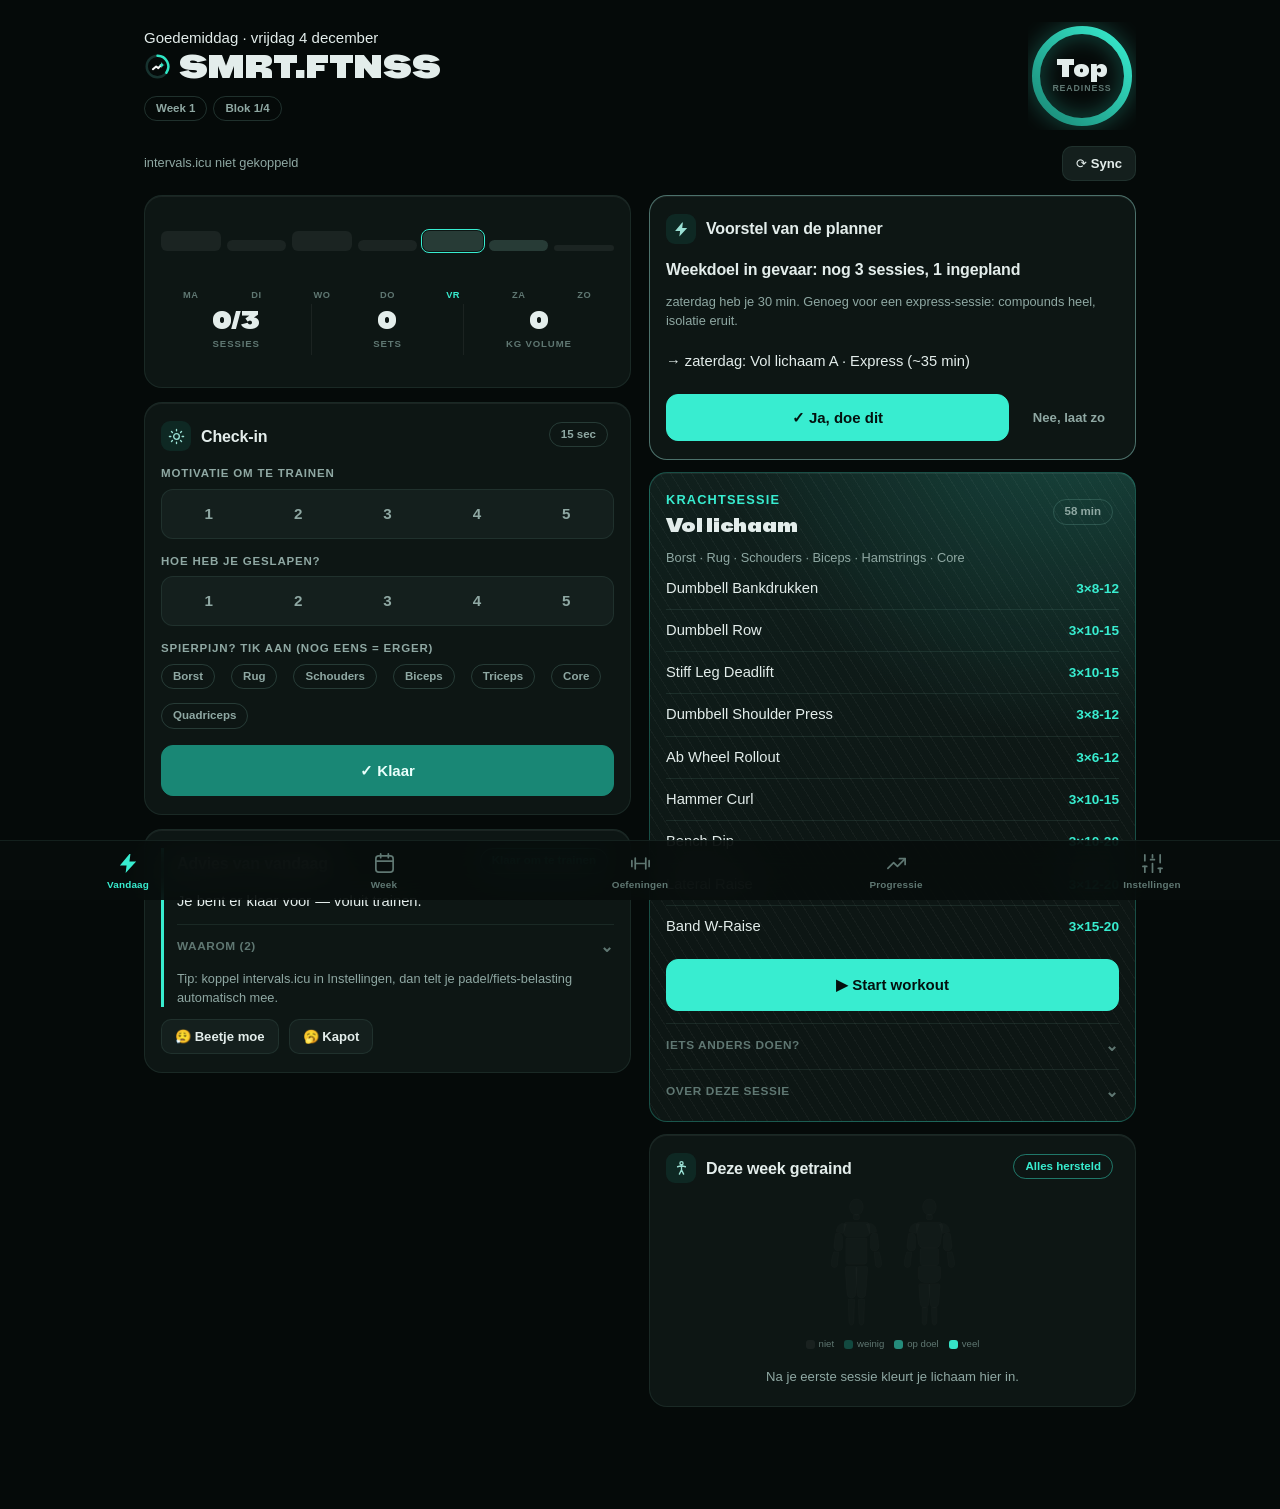
<file: index.html>
<!DOCTYPE html>
<html lang="nl">
<head>
  <meta charset="UTF-8">
  <meta name="viewport" content="width=device-width, initial-scale=1, viewport-fit=cover, user-scalable=no">
  <title>SMRT.FTNSS</title>
  <meta name="description" content="Persoonlijke trainingsapp — hypertrofie thuis, slim gepland rond je andere sporten.">
  <meta name="theme-color" content="#050a09">
  <meta name="apple-mobile-web-app-capable" content="yes">
  <meta name="mobile-web-app-capable" content="yes">
  <meta name="apple-mobile-web-app-status-bar-style" content="black-translucent">
  <meta name="apple-mobile-web-app-title" content="SMRT.FTNSS">
  <link rel="manifest" href="manifest.webmanifest">
  <link rel="apple-touch-icon" href="assets/icons/icon-180.png">
  <!-- Favicon volgt het thema van de browser. Het beginscherm-icoon op iOS kan dat
       niet: een webapp krijgt daar maar één vast plaatje. -->
  <link rel="icon" type="image/svg+xml" href="assets/icons/mark.svg" media="(prefers-color-scheme: dark)">
  <link rel="icon" type="image/svg+xml" href="assets/icons/mark-light.svg" media="(prefers-color-scheme: light)">
  <link rel="icon" type="image/png" sizes="32x32" href="assets/icons/favicon-32.png">
  <link rel="stylesheet" href="css/style.css">
</head>
<body>
  <main id="app"></main>
  <nav class="tabbar" id="tabbar"></nav>
  <script src="js/vendor/mqtt.min.js"></script>
  <script type="module">
    // Eerst kijken of de opslag is opgeruimd. state.js leest localStorage
    // meteen bij het laden, dus dit moet ervóór — vandaar een dynamische import.
    import { restoreIfLost } from './js/backup.js';
    const hersteld = await restoreIfLost('fait.v1').catch(() => null);
    if (hersteld) window.__HERSTELD = hersteld;
    await import('./js/app.js');
  </script>
  <script>
    if ('serviceWorker' in navigator) {
      // Stond de app al onder beheer van een service worker? Zo ja, dan is een
      // wisseling van worker een nieuwe versie en verversen we eenmalig.
      var hadController = !!navigator.serviceWorker.controller;
      var reloading = false;
      navigator.serviceWorker.addEventListener('controllerchange', function () {
        if (!hadController || reloading) return;   // eerste installatie: niets te verversen
        reloading = true;
        location.reload();
      });
      addEventListener('load', function () {
        navigator.serviceWorker.register('sw.js').then(function (reg) {
          reg.update();
          // iOS controleert uit zichzelf nauwelijks op updates. Doe het daarom
          // elke keer dat de app weer op de voorgrond komt.
          document.addEventListener('visibilitychange', function () {
            if (!document.hidden) reg.update();
          });
          // Staat er al een nieuwe versie te wachten? Laat 'm meteen overnemen.
          if (reg.waiting) reg.waiting.postMessage('skipWaiting');
          reg.addEventListener('updatefound', function () {
            var nw = reg.installing;
            if (!nw) return;
            nw.addEventListener('statechange', function () {
              if (nw.state === 'installed' && reg.waiting) reg.waiting.postMessage('skipWaiting');
            });
          });
        });
      });
    }
  </script>
</body>
</html>
</file>
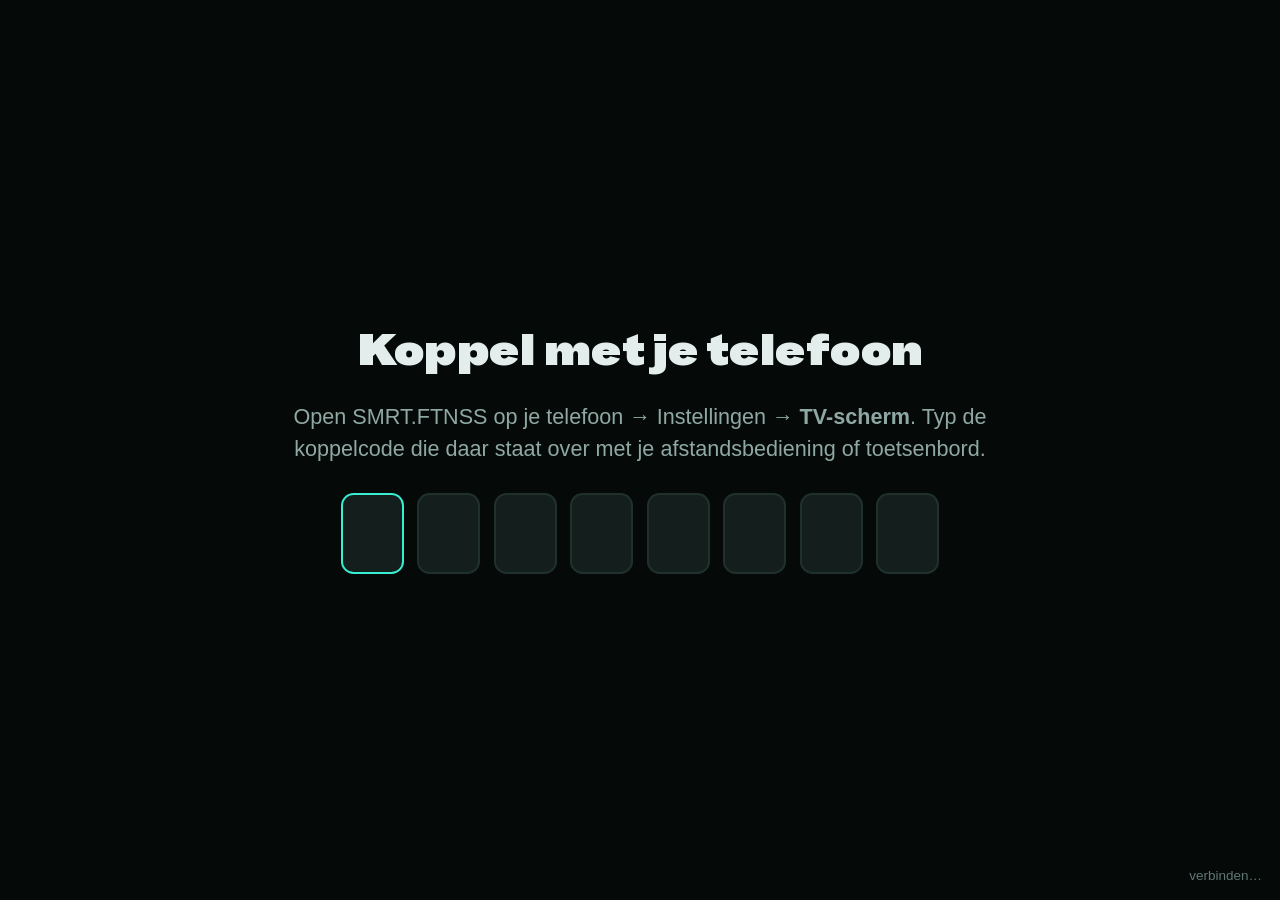
<file: tv.html>
<!doctype html>
<html lang="nl">
<head>
<meta charset="utf-8">
<meta name="viewport" content="width=device-width, initial-scale=1, viewport-fit=cover">
<title>SMRT.FTNSS · TV</title>
<link rel="stylesheet" href="css/style.css">
<style>
  /* Ontworpen voor 1280x720 op een Chromecast, schaalt mee naar 4K. */
  html, body { height: 100%; margin: 0; overflow: hidden; background: var(--background); }
  .screen { height: 100vh; display: flex; flex-direction: column; padding: 3vmin 4vmin; gap: 2vmin; }
  .top { display: flex; align-items: baseline; gap: 2vmin; }
  .top .brand { font-family: var(--font-display); font-size: clamp(1rem, 2.6vmin, 2rem); color: var(--primary); letter-spacing: .04em; display: flex; align-items: center; gap: .5em; }
  .top .brand img { height: 1em; width: 1em; }
  .top .sess { font-size: clamp(.8rem, 2vmin, 1.4rem); color: var(--text-dim); }
  .top .clock { margin-left: auto; font-variant-numeric: tabular-nums; color: var(--text-dim); font-size: clamp(.9rem, 2.2vmin, 1.6rem); }
  .main { flex: 1; display: flex; gap: 3vmin; min-height: 0; align-items: stretch; }
  /* Verhouding komt uit het beeld zelf (script); vierkant is de gangbare Vital-maat. */
  .vid { flex: 0 0 auto; height: 100%; aspect-ratio: 1/1; max-width: 48%; border-radius: 2vmin; overflow: hidden; background: #f3f4f3; position: relative; }
  .vid.wide { aspect-ratio: 3/2; max-width: 52%; }
  .vid video, .vid img { position: absolute; inset: 6%; width: 88%; height: 88%; object-fit: contain; }
  .info { flex: 1; display: flex; flex-direction: column; justify-content: center; gap: 1.6vmin; min-width: 0; }
  .exname { font-family: var(--font-display); font-size: clamp(1.6rem, 6.4vmin, 5rem); line-height: 1.03; }
  .scheme { font-size: clamp(1.3rem, 5vmin, 3.6rem); font-weight: 700; color: var(--accent); font-variant-numeric: tabular-nums; }
  .meta { font-size: clamp(.85rem, 2.4vmin, 1.6rem); color: var(--text-dim); }
  .big { font-family: var(--font-display); font-size: clamp(3rem, 20vmin, 15rem); line-height: .95; color: var(--accent); font-variant-numeric: tabular-nums; }
  .next { margin-top: 1vmin; padding-top: 1.4vmin; border-top: 1px solid var(--border); font-size: clamp(.75rem, 2.1vmin, 1.4rem); color: var(--text-faint); }
  .next b { color: var(--text-dim); font-weight: 600; }
  .bar { height: .8vmin; background: rgba(255,255,255,.08); border-radius: 1vmin; overflow: hidden; }
  .bar i { display: block; height: 100%; background: linear-gradient(90deg, var(--secondary), var(--accent)); transition: width .4s ease; }
  /* Koppelscherm */
  .pair { height: 100vh; display: flex; flex-direction: column; align-items: center; justify-content: center; gap: 3vmin; text-align: center; padding: 4vmin; }
  .pair h1 { font-family: var(--font-display); font-size: clamp(1.6rem, 5vmin, 3.4rem); margin: 0; }
  .pair p { color: var(--text-dim); font-size: clamp(.9rem, 2.4vmin, 1.5rem); max-width: 60ch; margin: 0; }
  .code { display: flex; gap: 1.5vmin; }
  .code span {
    width: 7vmin; height: 9vmin; display: flex; align-items: center; justify-content: center;
    font-family: var(--font-display); font-size: clamp(1.4rem, 5vmin, 3.5rem);
    border: .3vmin solid var(--border); border-radius: 1.4vmin; background: var(--surface-2);
  }
  .code span.on { border-color: var(--accent); color: var(--accent); }
  .status { position: fixed; right: 2vmin; bottom: 1.6vmin; font-size: clamp(.6rem, 1.5vmin, 1rem); color: var(--text-faint); }
  .status.bad { color: var(--danger); }
  .idle { opacity: .45; }
</style>
</head>
<body>
<div id="root"></div>
<div class="status" id="status">verbinden…</div>
<!-- Eén ES2017-bundel: draait ook op de oudere Chrome van een Chromecast-stick,
     waar ES-modules en optional chaining het scherm zwart zouden laten. -->
<script src="js/tv.bundle.js"></script>
</body>
</html>
</file>
<file: css/style.css>
/* SMRT.FTNSS — persoonlijke trainingsapp
   Huisstijl: dark teal · BBH Hegarty voor koppen & grote cijfers · SF Pro voor UI-tekst */

@font-face {
  font-family: 'BBH Hegarty';
  font-style: normal;
  font-weight: 400;
  font-display: swap;
  src: url('../assets/fonts/bbh-hegarty-400.woff2') format('woff2');
}

:root {
  --text: #e3edeb;
  --text-dim: #8fa8a3;
  --text-faint: #5f7772;
  --background: #050a09;
  --surface: #0d1614;
  --surface-2: #141f1d;
  --surface-3: #1a2725;
  --border: rgba(154, 224, 212, .09);
  --border-strong: rgba(154, 224, 212, .18);
  --hairline: rgba(255, 255, 255, .06);
  --primary: #9ae0d4;
  --secondary: #198775;
  --accent: #38edd0;
  --danger: #e07a7a;
  --warn: #e0c37a;
  --radius: 18px;
  --radius-sm: 12px;
  --font-display: 'BBH Hegarty', -apple-system, sans-serif;
  --font-body: -apple-system, BlinkMacSystemFont, 'SF Pro Text', 'Segoe UI', 'Helvetica Neue', sans-serif;
  --tabbar-h: calc(60px + env(safe-area-inset-bottom, 0px));
}

* { box-sizing: border-box; -webkit-tap-highlight-color: transparent; }

html { font-size: 100%; -webkit-text-size-adjust: 100%; }

body {
  margin: 0;
  font-family: var(--font-body);
  font-weight: 400;
  font-size: .9375rem;              /* 15px — compacte, scherpe UI-tekst */
  background: var(--background);
  color: var(--text);
  min-height: 100dvh;
  overscroll-behavior-y: none;
  -webkit-font-smoothing: antialiased;
  line-height: 1.45;
}

/* statusbalk-zone: content die eronder doorscrollt wordt geblurd (native gevoel) */
body::before {
  content: '';
  position: fixed;
  top: 0; left: 0; right: 0;
  height: env(safe-area-inset-top, 0px);
  background: rgba(5, 10, 9, .72);
  backdrop-filter: blur(16px);
  -webkit-backdrop-filter: blur(16px);
  z-index: 80;
  pointer-events: none;
}

/* Koppen: display-font alleen waar hij mooi is — groot */
h1, h2 { font-family: var(--font-display); font-weight: 400; margin: 0 0 .35em; line-height: 1.05; letter-spacing: .01em; }
h1 { font-size: 2rem; }
h2 { font-size: 1.55rem; }
h3 { font-family: var(--font-display); font-weight: 400; font-size: 1.25rem; margin: 0 0 .4em; line-height: 1.15; }
h4 { font-family: var(--font-body); font-weight: 650; font-size: 1rem; margin: 0 0 .45em; letter-spacing: -.01em; }
h5 {
  font-family: var(--font-body); font-weight: 600; font-size: .72rem;
  text-transform: uppercase; letter-spacing: .09em; color: var(--text-dim);
  margin: 0 0 .7em;
}
small { font-size: .75rem; }
p { line-height: 1.5; margin: 0 0 .8em; }
a { color: var(--accent); }

#app {
  max-width: 560px;
  margin: 0 auto;
  padding: calc(16px + env(safe-area-inset-top, 0px)) 16px calc(var(--tabbar-h) + 28px);
}

/* ---------- Componenten ---------- */

.card {
  background: var(--surface);
  border: 1px solid var(--border);
  border-radius: var(--radius);
  padding: 18px 16px;
  margin-bottom: 12px;
}
.card.accent { border-color: rgba(56, 237, 208, .25); background: linear-gradient(165deg, #0b1a17, #0b1211 55%); }

.pill {
  display: inline-flex; align-items: center;
  padding: 4px 11px;
  border-radius: 999px;
  font-size: .72rem;
  font-weight: 550;
  border: 1px solid var(--border-strong);
  color: var(--text-dim);
  margin-right: 6px;
  margin-bottom: 4px;
  vertical-align: middle;
  line-height: 1.35;
}
.pill.on { background: var(--secondary); color: #04110e; border-color: var(--secondary); font-weight: 650; }
.pill.warn { border-color: rgba(224, 195, 122, .5); color: var(--warn); }
.pill.danger { border-color: rgba(224, 122, 122, .5); color: var(--danger); }
.pill.good { border-color: rgba(56, 237, 208, .45); color: var(--accent); }

button, .btn {
  font-family: var(--font-body);
  font-size: .9375rem;
  font-weight: 550;
  border-radius: var(--radius-sm);
  padding: 13px 18px;
  cursor: pointer;
  background: var(--surface-2);
  color: var(--text);
  border: 1px solid var(--border);
  transition: transform .06s ease, opacity .12s ease;
  line-height: 1.3;
}
button:active { transform: scale(.97); }
.btn-primary { background: var(--accent); color: #04110e; font-weight: 700; border-color: var(--accent); }
.btn-secondary { background: var(--secondary); color: #eafffb; font-weight: 650; border-color: var(--secondary); }
.btn-ghost { background: transparent; border-color: transparent; color: var(--text-dim); }
.btn-danger { color: var(--danger); border-color: rgba(224, 122, 122, .4); background: transparent; }
.btn-block { display: block; width: 100%; text-align: center; padding: 15px 18px; }
.btn-sm { padding: 8px 13px; font-size: .82rem; border-radius: 10px; }

input, select, textarea {
  font-family: var(--font-body);
  font-size: 1rem;
  background: var(--surface-2);
  border: 1px solid var(--border);
  color: var(--text);
  border-radius: var(--radius-sm);
  padding: 12px;
  width: 100%;
  appearance: none;
  -webkit-appearance: none;
}
input:focus, select:focus, textarea:focus { outline: none; border-color: var(--secondary); box-shadow: 0 0 0 3px rgba(25, 135, 117, .25); }
/* checkboxes: volledig custom getekend — onafhankelijk van iOS native rendering */
input[type=checkbox] {
  appearance: none; -webkit-appearance: none;
  width: 26px; height: 26px; padding: 0; margin: 0;
  flex: none;
  border: 1.5px solid var(--border-strong);
  border-radius: 8px;
  background: var(--surface-2);
  transition: background .12s ease, border-color .12s ease;
}
input[type=checkbox]:checked {
  border-color: var(--accent);
  background: var(--accent) url("data:image/svg+xml,%3Csvg xmlns='http://www.w3.org/2000/svg' viewBox='0 0 24 24' fill='none' stroke='%2304110e' stroke-width='3.5' stroke-linecap='round' stroke-linejoin='round'%3E%3Cpath d='M20 6 9 17l-5-5'/%3E%3C/svg%3E") center / 16px 16px no-repeat;
}
label {
  display: block; font-size: .72rem; font-weight: 600;
  text-transform: uppercase; letter-spacing: .07em;
  color: var(--text-dim); margin: 14px 0 7px;
}

.row { display: flex; gap: 10px; align-items: center; }
.row.wrap { flex-wrap: wrap; }
.spread { display: flex; justify-content: space-between; align-items: center; gap: 10px; }
.grow { flex: 1; }
.center { text-align: center; }
.dim { color: var(--text-dim); }
.tiny { font-size: .8rem; line-height: 1.45; }
.mt { margin-top: 12px; }
.mb0 { margin-bottom: 0; }

/* segmented control (check-in schalen) */
.seg {
  display: flex; gap: 4px;
  background: var(--surface-2);
  border: 1px solid var(--border);
  border-radius: var(--radius-sm);
  padding: 4px;
}
.seg button {
  flex: 1; background: transparent; border: none; border-radius: 9px;
  padding: 10px 0; font-weight: 600; color: var(--text-dim); font-size: .95rem;
}
.seg button.btn-secondary, .seg button.on { background: var(--secondary); color: #eafffb; }

/* ---------- Tab bar ---------- */

nav.tabbar {
  position: fixed;
  bottom: 0; left: 0; right: 0;
  height: var(--tabbar-h);
  padding-bottom: env(safe-area-inset-bottom, 0px);
  background: rgba(7, 13, 12, .88);
  backdrop-filter: blur(18px);
  -webkit-backdrop-filter: blur(18px);
  border-top: 1px solid var(--border);
  display: flex;
  z-index: 50;
}
nav.tabbar button {
  flex: 1;
  background: none;
  border: none;
  border-radius: 0;
  color: var(--text-faint);
  font-size: .62rem;
  font-weight: 600;
  letter-spacing: .02em;
  display: flex;
  flex-direction: column;
  align-items: center;
  justify-content: center;
  gap: 4px;
  padding: 8px 0 6px;
}
nav.tabbar button svg { width: 23px; height: 23px; display: block; }
nav.tabbar button.active { color: var(--accent); }

/* ---------- Vandaag ---------- */

.hero { margin: 4px 0 16px; }
.hero .date { color: var(--text-dim); font-size: .8rem; font-weight: 550; text-transform: capitalize; }
.hero h1 { font-size: 1.9rem; margin: 2px 0 6px; color: var(--primary); }

.advice { border-left: 3px solid var(--accent); padding-left: 13px; }
.advice.lighter { border-color: var(--warn); }
.advice.rest, .advice.easy { border-color: var(--danger); }

.slotlist { margin: 0; padding: 0; list-style: none; }
.slotlist li {
  display: flex; gap: 10px; align-items: baseline;
  padding: 10px 0; border-bottom: 1px solid var(--border);
  font-size: .92rem;
}
.slotlist li:last-child { border-bottom: none; }
.slotlist .scheme { color: var(--accent); font-weight: 650; white-space: nowrap; font-variant-numeric: tabular-nums; font-size: .85rem; }

.habit { display: flex; align-items: flex-start; gap: 12px; padding: 9px 0; }
.habit input[type=checkbox] { margin-top: 1px; }
.habit > div > div:first-child, .habit > span { font-weight: 550; font-size: .92rem; }

.statgrid { display: grid; grid-template-columns: repeat(3, 1fr); gap: 8px; }
.stat { background: var(--surface-2); border-radius: var(--radius-sm); padding: 12px 8px; text-align: center; }
.stat .v { font-family: var(--font-display); font-size: 1.35rem; color: var(--primary); font-variant-numeric: tabular-nums; }
.stat .l { font-size: .65rem; font-weight: 600; letter-spacing: .05em; text-transform: uppercase; color: var(--text-dim); margin-top: 3px; }

/* ---------- Workout player ---------- */

.player-head {
  position: sticky; top: env(safe-area-inset-top, 0px);
  background: rgba(5, 10, 9, .9);
  backdrop-filter: blur(14px); -webkit-backdrop-filter: blur(14px);
  padding: 10px 0; z-index: 10;
  margin: 0 -16px; padding-left: 16px; padding-right: 16px;
}
.setrow { display: grid; grid-template-columns: 40px 1fr 1fr 54px 46px; gap: 7px; align-items: center; margin-bottom: 7px; }
.setrow .setnum { color: var(--text-faint); font-size: .72rem; font-weight: 600; }
.setrow input, .setrow select { text-align: center; padding: 11px 4px; font-size: .95rem; font-variant-numeric: tabular-nums; }
.setrow .done-btn {
  width: 46px; height: 44px; border-radius: var(--radius-sm); padding: 0;
  border: 1px solid var(--border); background: var(--surface-2); color: var(--text-faint); font-size: 1rem;
}
.setrow .done-btn.done { background: var(--accent); color: #04110e; border-color: var(--accent); }

.resttimer {
  position: fixed; left: 0; right: 0; bottom: var(--tabbar-h);
  background: rgba(18, 28, 26, .96);
  backdrop-filter: blur(14px); -webkit-backdrop-filter: blur(14px);
  border-top: 2px solid var(--accent);
  padding: 10px 16px; z-index: 40;
  display: flex; align-items: center; gap: 14px;
  max-width: 560px; margin: 0 auto;
}
.resttimer .time { font-family: var(--font-display); font-size: 1.7rem; color: var(--accent); font-variant-numeric: tabular-nums; min-width: 84px; }

.video-wrap { position: relative; width: 100%; aspect-ratio: 16/9; border-radius: var(--radius-sm); overflow: hidden; background: #000; margin: 10px 0; }
.video-wrap iframe { position: absolute; inset: 0; width: 100%; height: 100%; border: 0; }
.video-thumb { position: absolute; inset: 0; width: 100%; height: 100%; display: flex; align-items: center; justify-content: center; flex-direction: column; gap: 8px; background: var(--surface-2); color: var(--text-dim); cursor: pointer; border: none; }
.video-thumb img { position: absolute; inset: 0; width: 100%; height: 100%; object-fit: cover; opacity: .5; }
.video-thumb .play { position: relative; font-size: 2.4rem; color: var(--accent); }

/* ---------- Week ---------- */

.weekday { display: flex; gap: 12px; align-items: center; padding: 12px 0; border-bottom: 1px solid var(--border); }
.weekday:last-child { border-bottom: none; }
.weekday .d { width: 40px; text-align: center; flex: none; }
.weekday .d .nm { font-size: .62rem; font-weight: 650; letter-spacing: .06em; color: var(--text-faint); text-transform: uppercase; }
.weekday .d .no { font-family: var(--font-display); font-size: 1.05rem; }
.weekday.today .d .no { color: var(--accent); }
.weekday .what { flex: 1; min-width: 0; }
.weekday .what .t { font-weight: 600; font-size: .92rem; }
.weekday .badge { font-size: 1rem; }

/* ---------- Bibliotheek ---------- */

.exrow { display: flex; gap: 10px; align-items: center; padding: 11px 0; border-bottom: 1px solid var(--border); cursor: pointer; }
.exrow:last-child { border-bottom: none; }
.exrow > .grow > div:first-child { font-weight: 550; font-size: .92rem; }
.exrow .mus { font-size: .74rem; color: var(--text-dim); margin-top: 1px; }
.filterbar { display: flex; gap: 7px; overflow-x: auto; padding: 2px 0 10px; margin-bottom: 4px; scrollbar-width: none; }
.filterbar::-webkit-scrollbar { display: none; }
.filterbar .pill { flex: none; cursor: pointer; padding: 8px 14px; font-size: .8rem; margin: 0; }

/* ---------- Progressie ---------- */

.chart { width: 100%; height: 160px; }
.bar { display: flex; align-items: center; gap: 8px; margin-bottom: 8px; }
.bar .nm { width: 88px; font-size: .76rem; font-weight: 550; color: var(--text-dim); flex: none; }
.bar .track { flex: 1; height: 12px; background: var(--surface-2); border-radius: 6px; overflow: hidden; position: relative; }
.bar .fill { height: 100%; border-radius: 6px; background: var(--secondary); }
.bar .fill.good { background: var(--accent); }
.bar .fill.over { background: var(--warn); }
.bar .val { width: 58px; font-size: .72rem; text-align: right; flex: none; font-variant-numeric: tabular-nums; color: var(--text-dim); }

/* ---------- Overlays ---------- */

.sheet-backdrop { position: fixed; inset: 0; background: rgba(0, 0, 0, .65); z-index: 90; }
.sheet {
  position: fixed; left: 0; right: 0; bottom: 0; z-index: 91;
  background: #0d1514;
  border-radius: 22px 22px 0 0;
  border-top: 1px solid var(--border-strong);
  max-width: 560px; margin: 0 auto;
  max-height: 86dvh; overflow-y: auto;
  padding: 16px 16px calc(26px + env(safe-area-inset-bottom, 0px));
  animation: up .22s ease;
}
@keyframes up { from { transform: translateY(40px); opacity: 0; } to { transform: none; opacity: 1; } }
.sheet-close { position: sticky; top: 0; float: right; z-index: 2; font-size: 1rem; }

.toast {
  position: fixed; left: 50%; transform: translateX(-50%);
  bottom: calc(var(--tabbar-h) + 14px);
  background: #142320; border: 1px solid var(--secondary);
  border-radius: 999px; padding: 11px 20px; z-index: 95;
  animation: up .2s ease;
  font-size: .85rem; font-weight: 550;
  max-width: 90vw; white-space: nowrap; overflow: hidden; text-overflow: ellipsis;
}

hr { border: none; border-top: 1px solid var(--border); margin: 14px 0; }


/* ============================================================
   v2.5 — rijkere UI: elevatie, ringen, spierkaart, animaties
   ============================================================ */

/* Kaarten krijgen een subtiele lichtrand bovenaan (dark-UI elevatie) */
.card { box-shadow: inset 0 1px 0 var(--hairline); }
.card.raised { background: var(--surface-2); }

/* Kaartkop met icoonbadge */
.cardhead { display: flex; align-items: center; gap: 10px; margin-bottom: 14px; }
.cardhead .badge-ico {
  width: 30px; height: 30px; flex: none;
  border-radius: 9px;
  background: rgba(25, 135, 117, .16);
  color: var(--primary);
  display: flex; align-items: center; justify-content: center;
}
.cardhead .badge-ico svg { width: 17px; height: 17px; }
.cardhead h4, .cardhead h5 { margin: 0; }
.cardhead .grow { min-width: 0; }

/* Hero met ring */
.herowrap { display: flex; align-items: center; gap: 18px; margin: 6px 0 18px; }
.herowrap .heroinfo { flex: 1; min-width: 0; }
.ring { position: relative; width: 108px; height: 108px; flex: none; }
.ring svg { width: 100%; height: 100%; transform: rotate(-90deg); }
.ring .track { stroke: rgba(255,255,255,.07); }
.ring .val { stroke: url(#ringgrad); stroke-linecap: round; filter: drop-shadow(0 0 10px rgba(56,237,208,.45)); transition: stroke-dashoffset .9s cubic-bezier(.22,1,.36,1); }
.ring .mid {
  position: absolute; inset: 0; display: flex; flex-direction: column;
  align-items: center; justify-content: center; gap: 1px;
}
.ring .mid .n { font-family: var(--font-display); font-size: 1.5rem; line-height: 1; color: var(--text); font-variant-numeric: tabular-nums; }
.ring .mid .l { font-size: .55rem; font-weight: 700; letter-spacing: .1em; text-transform: uppercase; color: var(--text-faint); }

/* Statrij met hairline-scheiders (geen kaartjes) */
.statrow { display: flex; margin: 2px 0 14px; }
.statrow > div { flex: 1; text-align: center; padding: 4px 2px; }
.statrow > div + div { border-left: 1px solid var(--hairline); }
.statrow .n { font-family: var(--font-display); font-size: 1.5rem; line-height: 1.1; color: var(--text); font-variant-numeric: tabular-nums; }
.statrow .n.accent { color: var(--accent); }
.statrow .l { font-size: .6rem; font-weight: 700; letter-spacing: .09em; text-transform: uppercase; color: var(--text-faint); margin-top: 3px; }

/* Weekstrip */
.weekstrip { display: flex; gap: 6px; align-items: flex-end; height: 88px; }
.weekstrip .col.tappable { cursor: pointer; }
.weekstrip .col { flex: 1; display: flex; flex-direction: column; align-items: center; gap: 5px; height: 100%; justify-content: flex-end; }
.weekstrip .bar {
  width: 100%; border-radius: 6px; background: rgba(255,255,255,.06);
  min-height: 5px; transition: height .5s cubic-bezier(.22,1,.36,1);
}
.weekstrip .bar.done { background: linear-gradient(180deg, var(--accent), var(--secondary)); }
.weekstrip .bar.planned { background: rgba(154,224,212,.18); }
.weekstrip .col.today .bar { outline: 1.5px solid var(--accent); outline-offset: 1px; }
.weekstrip .dl { font-size: .58rem; font-weight: 700; letter-spacing: .05em; text-transform: uppercase; color: var(--text-faint); }
.weekstrip .col.today .dl { color: var(--accent); }
/* Sport-iconen onder de balk: fel = stevige inspanning, gedimd = licht */
.weekstrip .sp { display: flex; gap: 3px; justify-content: center; align-items: center; height: 20px; line-height: 1; }
.weekstrip .spi { font-size: 1rem; line-height: 1; opacity: .85; }
.weekstrip .spi.hard { opacity: 1; text-shadow: 0 0 9px rgba(56,237,208,.55); }
.weekstrip .spi.planned { opacity: .4; filter: grayscale(1); }

/* Spierkaart (silhouet) */
.bodymap { display: flex; gap: 10px; justify-content: center; align-items: center; }
.bodymap svg { height: 132px; width: auto; }
.bodymap .mz { transition: fill .5s ease; stroke: rgba(255,255,255,.07); stroke-width: .8; }
.bodymap .body { fill: rgba(255,255,255,.045); stroke: rgba(255,255,255,.07); stroke-width: .8; }
.bodylegend { display: flex; gap: 10px; justify-content: center; margin-top: 8px; }
.bodylegend span { font-size: .6rem; color: var(--text-faint); display: flex; align-items: center; gap: 4px; }
.bodylegend i { width: 9px; height: 9px; border-radius: 3px; display: inline-block; }

/* CTA-kaart met gloed i.p.v. foto */
.cta {
  position: relative; overflow: hidden;
  background:
    radial-gradient(120% 85% at 88% -12%, rgba(56,237,208,.20), transparent 62%),
    linear-gradient(168deg, #10201d, #0d1614 58%);
  border-color: rgba(56,237,208,.26);
}
.cta::after {
  content: ''; position: absolute; inset: 0; pointer-events: none;
  background: repeating-linear-gradient(58deg, rgba(255,255,255,.035) 0 1px, transparent 1px 9px);
}
.cta > * { position: relative; z-index: 1; }

/* Uitklapbare uitleg */
details.explain { border-top: 1px solid var(--border); margin-top: 12px; padding-top: 10px; }
details.explain > summary {
  list-style: none; cursor: pointer;
  font-size: .74rem; font-weight: 650; letter-spacing: .05em; text-transform: uppercase;
  color: var(--text-faint); display: flex; align-items: center; gap: 6px;
}
details.explain > summary::-webkit-details-marker { display: none; }
details.explain > summary::after { content: '⌄'; margin-left: auto; transition: transform .2s ease; font-size: 1rem; }
details.explain[open] > summary::after { transform: rotate(180deg); }
details.explain .body { font-size: .8rem; line-height: 1.5; color: var(--text-dim); padding-top: 8px; }
details.explain.solo { border-top: none; margin-top: 0; padding-top: 0; }

/* Echte video-loop */
/* Echte clips zijn staand. Kader krijgt die verhouding en wordt gecentreerd,
   zodat er geen zwarte balken naast staan. */
/* Standaard vierkant (de meeste clips); het script zet daarna de exacte maat.
   contain i.p.v. cover: de bronnen zitten al krap in beeld, dus nooit bijsnijden.
   Lichte achtergrond + kleine marge zodat een dumbbell aan de rand niet "plakt". */
.demo.clip { aspect-ratio: 1 / 1; max-height: 46vh; max-width: 100%; margin-inline: auto; background: #f3f4f3; }
.demo.clip video { position: absolute; inset: 7%; width: 86%; height: 86%; object-fit: contain; background: transparent; }
.demo.clip-failed { display: none; }
.tv .tvvid video { position: absolute; inset: 2%; width: 96%; height: 96%; object-fit: contain; }

/* Demo-animatie (2 frames) */
.demo { position: relative; width: 100%; aspect-ratio: 3/2; border-radius: var(--radius-sm); overflow: hidden; background: #000; }
.demo img { position: absolute; inset: 0; width: 100%; height: 100%; object-fit: cover; opacity: 0; transition: opacity .18s linear; }
.demo img.on { opacity: 1; }
.demo .tag {
  position: absolute; left: 8px; bottom: 8px; z-index: 2;
  background: rgba(5,10,9,.72); backdrop-filter: blur(6px);
  border-radius: 7px; padding: 3px 8px; font-size: .62rem; font-weight: 650;
  letter-spacing: .06em; text-transform: uppercase; color: var(--primary);
}

/* Setrij-statussen in de player */
.setrow { border-radius: 10px; padding: 3px 4px; transition: background .18s ease, box-shadow .18s ease; }
.setrow.active { background: var(--surface-3); box-shadow: inset 3px 0 0 var(--accent); }
.setrow.filled { background: rgba(56, 237, 208, .06); }
.setrow .done-btn.done svg { animation: draw .28s ease forwards; }
@keyframes draw { from { transform: scale(.7); opacity: .3; } to { transform: scale(1); opacity: 1; } }

/* Voortgangsbalk bovenin de player */
.player-progress { height: 3px; background: rgba(255,255,255,.07); border-radius: 3px; overflow: hidden; margin-top: 8px; }
.player-progress i { display: block; height: 100%; background: linear-gradient(90deg, var(--secondary), var(--accent)); transition: width .4s cubic-bezier(.22,1,.36,1); }

/* Rusttimer met ring */
.resttimer .rring { width: 42px; height: 42px; flex: none; position: relative; }
.resttimer .rring svg { width: 100%; height: 100%; transform: rotate(-90deg); }
.resttimer .rring .t { stroke: rgba(255,255,255,.12); }
.resttimer .rring .v { stroke: var(--accent); stroke-linecap: round; }

/* Ruimte onder de content zolang de rusttimer in beeld staat */
body.resting #app { padding-bottom: calc(var(--tabbar-h) + 96px); }

/* Confetti bij PR */
.confetti-wrap { position: fixed; inset: 0; pointer-events: none; z-index: 99; overflow: hidden; }
.confetti-wrap i {
  position: absolute; width: 8px; height: 12px; border-radius: 2px;
  animation: fall 1.5s cubic-bezier(.3,.7,.5,1) forwards;
}
@keyframes fall {
  0% { transform: translateY(-10vh) rotate(0deg); opacity: 1; }
  100% { transform: translateY(105vh) rotate(540deg); opacity: 0; }
}

/* Skeleton / lege staat */
.ghost { opacity: .35; filter: grayscale(.6); pointer-events: none; }
.emptyhint { text-align: center; color: var(--text-dim); font-size: .82rem; padding: 4px 0 2px; }

/* Beschikbaarheid-editor */
.availrow { display: flex; align-items: center; gap: 10px; padding: 9px 0; border-bottom: 1px solid var(--border); }
.availrow:last-child { border-bottom: none; }
.availrow .dn { width: 34px; font-size: .74rem; font-weight: 700; letter-spacing: .05em; text-transform: uppercase; color: var(--text-dim); flex: none; }
.availrow .opts { display: flex; gap: 5px; flex: 1; }
.availrow .opts button { flex: 1; padding: 8px 2px; font-size: .74rem; border-radius: 9px; }
.availrow .opts button.on { background: var(--secondary); border-color: var(--secondary); color: #eafffb; font-weight: 700; }

/* TV / cast-modus */
.tv {
  position: fixed; inset: 0; z-index: 200; background: var(--background);
  display: flex; flex-direction: column; padding: 3vmin 4vmin;
  overflow: hidden;
}
.tv .tvtop { display: flex; align-items: center; gap: 16px; margin-bottom: 2vmin; padding-right: 190px; }
.tv .tvtop .t { font-family: var(--font-display); font-size: clamp(1.1rem, 3.2vmin, 2.4rem); color: var(--primary); }
.tv .tvtop .clock { margin-left: auto; font-family: var(--font-display); font-size: clamp(1rem, 3vmin, 2.2rem); color: var(--text-dim); font-variant-numeric: tabular-nums; }
.tv .tvmain { flex: 1; display: flex; gap: 3vmin; min-height: 0; }
.tv .tvvid { flex: 1.25; border-radius: 14px; overflow: hidden; background: #000; position: relative; min-height: 0; }
/* Staand beeld (de echte clips zijn 9:16): kolom krijgt de hoogte van het scherm
   en precies de breedte die het beeld nodig heeft. Geen zwarte balken, en de
   vrijgekomen ruimte gaat naar reps en timer. */
.tv .tvvid.portrait { flex: 0 0 auto; height: 100%; width: auto; max-width: 42%; background: transparent; }
.tv .tvvid.portrait video, .tv .tvvid.portrait img { position: static; width: 100%; height: 100%; object-fit: contain; }
.tv .tvvid > .demo { position: absolute; inset: 0; width: 100%; height: 100%; aspect-ratio: auto; max-height: none; margin: 0; border-radius: 0; }
.tv:has(.tvvid.portrait) .tvside { flex: 1; }
.tv .tvvid img { position: absolute; inset: 0; width: 100%; height: 100%; object-fit: contain; opacity: 0; transition: opacity .18s linear; }
.tv .tvvid img.on { opacity: 1; }
.tv .tvvid iframe { position: absolute; inset: 0; width: 100%; height: 100%; border: 0; }
.tv .tvside { flex: 1; display: flex; flex-direction: column; justify-content: center; gap: 2vmin; min-width: 0; }
.tv .tvex { font-family: var(--font-display); font-size: clamp(1.5rem, 5.4vmin, 4rem); line-height: 1.05; }
.tv .tvscheme { font-size: clamp(1.4rem, 5vmin, 3.6rem); font-weight: 700; color: var(--accent); font-variant-numeric: tabular-nums; }
.tv .tvmeta { font-size: clamp(.8rem, 2.2vmin, 1.4rem); color: var(--text-dim); }
.tv .tvbig { font-family: var(--font-display); font-size: clamp(3rem, 16vmin, 12rem); color: var(--accent); line-height: 1; font-variant-numeric: tabular-nums; }
.tv .tvnext {
  margin-top: 2vmin; padding-top: 1.6vmin; border-top: 1px solid var(--border);
  font-size: clamp(.75rem, 2vmin, 1.2rem); color: var(--text-faint);
}
.tv .tvnext b { color: var(--text-dim); font-weight: 600; }
.tv .tvbar { height: 5px; background: rgba(255,255,255,.08); border-radius: 4px; overflow: hidden; margin-top: 2vmin; }
.tv .tvbar i { display: block; height: 100%; background: linear-gradient(90deg, var(--secondary), var(--accent)); }
.tv .tvctl { position: absolute; top: 2.4vmin; right: 3vmin; z-index: 3; display: flex; gap: 8px; }
@media (orientation: portrait) and (max-width: 700px) {
  .tv .tvmain { flex-direction: column; }
  .tv .tvvid { flex: none; aspect-ratio: 16/9; }
  .tv .tvvid.portrait { height: auto; max-width: 60%; margin: 0 auto; }
}

/* Syncregel onder de hero */
.syncbar { display: flex; align-items: center; justify-content: space-between; gap: 10px; margin: -2px 0 14px; }
.syncbar .btn-sm.busy { opacity: .6; }
.syncbar .bad { color: var(--danger); }

/* Naar beneden trekken om te verversen */
.ptr {
  position: fixed; top: 0; left: 0; right: 0; z-index: 150; text-align: center;
  padding: 10px; font-size: .74rem; color: var(--accent); background: var(--surface-2);
  border-bottom: 1px solid var(--border); transform: translateY(-100%);
  opacity: 0; transition: opacity .15s linear; pointer-events: none;
}
.ptr.on { opacity: 1; }

/* Vaste sportdagen */
.fixedrow { display: flex; align-items: center; gap: 8px; padding: 8px 0; border-bottom: 1px solid var(--border); }
.fixedrow:last-child { border-bottom: none; }
.fixedrow .dn { width: 34px; font-size: .74rem; font-weight: 700; letter-spacing: .05em; text-transform: uppercase; color: var(--text-dim); flex: none; }
.fixedrow .sports { display: flex; gap: 5px; flex-wrap: wrap; flex: 1; }
.fixedrow .sports button { padding: 6px 9px; font-size: .78rem; border-radius: 9px; }
.fixedrow .sports button.on { background: var(--secondary); border-color: var(--secondary); color: #eafffb; font-weight: 700; }

/* Begeleide warming-up */
.wu { padding: 10px 0; border-bottom: 1px solid var(--border); }
.wu:last-child { border-bottom: none; }
.wu.done { opacity: .5; }
.wu .wuhead { display: flex; align-items: center; gap: 8px; }
.wu .wufase {
  font-size: .58rem; font-weight: 700; letter-spacing: .06em; text-transform: uppercase;
  color: var(--secondary); border: 1px solid rgba(25,135,117,.4); border-radius: 5px; padding: 2px 5px; flex: none;
}
.wu .wutime { font-variant-numeric: tabular-nums; font-size: .82rem; color: var(--text-dim); min-width: 38px; text-align: right; }
.wu .wutime.running { color: var(--accent); font-weight: 700; }
.wu .demo { max-height: 150px; margin-top: 6px; }
.wu .demo.clip { max-height: 150px; }

/* Merkteken naast de wordmark. De wordmark krimpt mee zodat hij naast de
   readiness-ring past — beide zijn vast, de tekst is het enige dat kan geven. */
.brandline { display: flex; align-items: center; gap: 8px; font-size: clamp(1.35rem, 7.2vw, 2.1rem); white-space: nowrap; }
.brandmark { width: .8em; height: .8em; flex: none; }

/* ---------- Gefocuste speler (één oefening per scherm) ---------- */
.pager { position: relative; overflow-x: clip; }
.page.from-right { animation: pageInR .26s cubic-bezier(.22, 1, .36, 1); }
.page.from-left { animation: pageInL .26s cubic-bezier(.22, 1, .36, 1); }
@keyframes pageInR { from { transform: translateX(48px); opacity: 0; } to { transform: none; opacity: 1; } }
@keyframes pageInL { from { transform: translateX(-48px); opacity: 0; } to { transform: none; opacity: 1; } }
.pnav { display: flex; align-items: center; gap: 6px; margin-top: 6px; }
.pnav .pbtn { width: 40px; padding: 6px 0; font-size: 1.3rem; line-height: 1; text-align: center; }
.pnav .pbtn:disabled { opacity: .25; }
.pnav .pos { display: block; width: 100%; background: none; border: none; color: var(--text); font-size: .82rem; font-weight: 600; padding: 2px 0; text-align: center; }
.pnav .dots { display: flex; gap: 4px; justify-content: center; margin-top: 3px; }
.pnav .dots i { width: 6px; height: 6px; border-radius: 50%; background: rgba(255, 255, 255, .14); transition: transform .2s ease; }
.pnav .dots i.meta { width: 4px; height: 4px; align-self: center; }
.pnav .dots i.done { background: var(--secondary); }
.pnav .dots i.on { background: var(--accent); transform: scale(1.35); }
.expage { padding-top: 14px; }
.exblock .demo.clip { margin-top: 4px; }
.ssblock + .ssblock { margin-top: 16px; padding-top: 16px; border-top: 1px solid var(--border); }
.exrow.cur { box-shadow: inset 3px 0 0 var(--accent); }

/* Keuzeknoppen (dagkiezer): rustig als niet gekozen, duidelijk als wel */
.btn-block.choice { text-align: left; padding: 12px 14px; background: var(--surface-2); border: 1px solid var(--border); color: var(--text); }
.btn-block.choice.on { border-color: var(--accent); box-shadow: inset 0 0 0 1px var(--accent); background: rgba(56, 237, 208, .08); }

/* ---------- Tablet / iPad (landscape en portrait) ---------- */
@media (min-width: 820px) {
  #app { max-width: 1040px; padding-left: 24px; padding-right: 24px; }
  .sheet { max-width: 640px; border-radius: 22px; bottom: 24px; }
  /* startscherm & overige tabs: kaarten in twee kolommen */
  #app.cols { column-count: 2; column-gap: 18px; }
  #app.cols > * { break-inside: avoid; }
  #app.cols > .card { display: inline-block; width: 100%; margin-bottom: 14px; }
  /* speler: animatie links, sets rechts */
  .player-head { margin: 0 -24px; padding-left: 24px; padding-right: 24px; }
  .exblock .exbody { display: grid; grid-template-columns: minmax(280px, 42%) 1fr; gap: 22px; align-items: start; }
  .exblock .exbody .demo.clip { margin-top: 0; }
  .exblock .exbody .exform > .mt:first-child { margin-top: 0; }
  .ssblock + .ssblock { margin-top: 22px; padding-top: 22px; }
}
@media (min-width: 820px) {
  #app.cols > .herowrap, #app.cols > .syncbar, #app.cols > .ptr, #app.cols > h2, #app.cols > .pagehead { column-span: all; }
}
</file>
